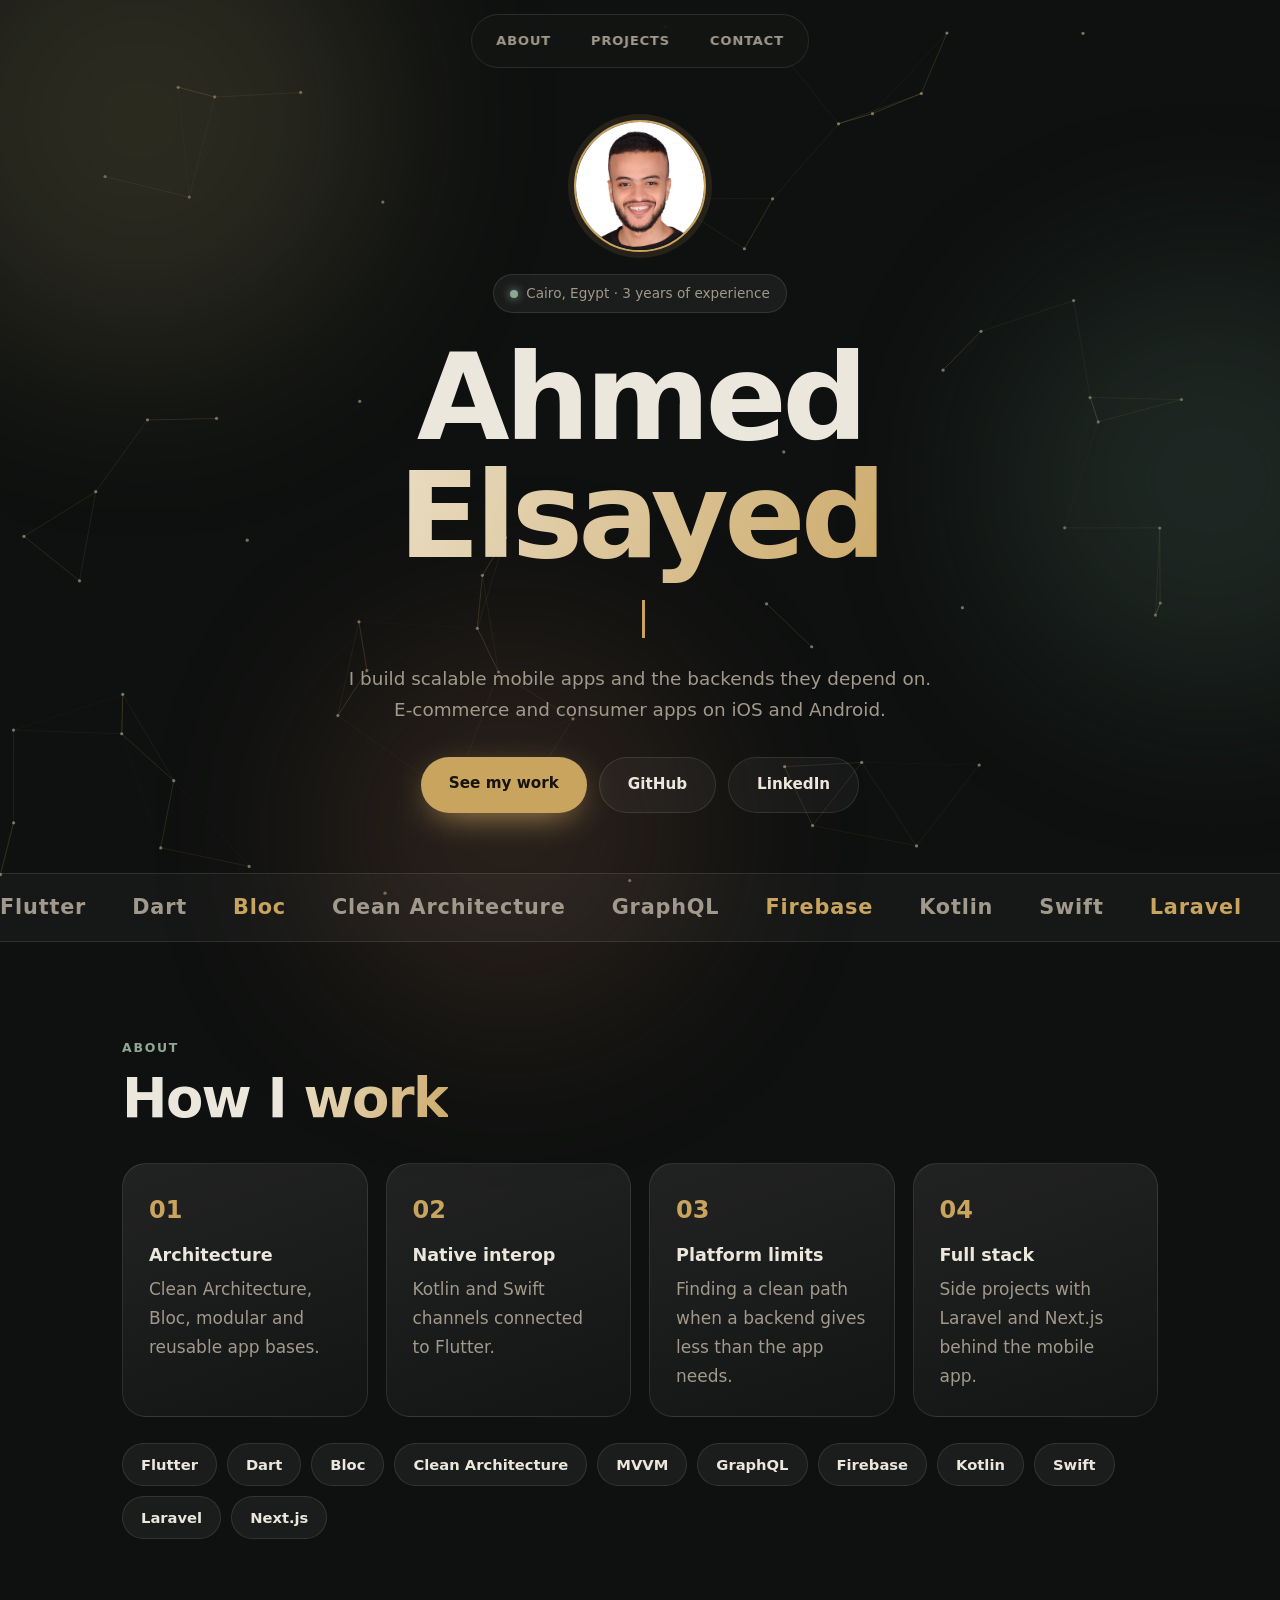
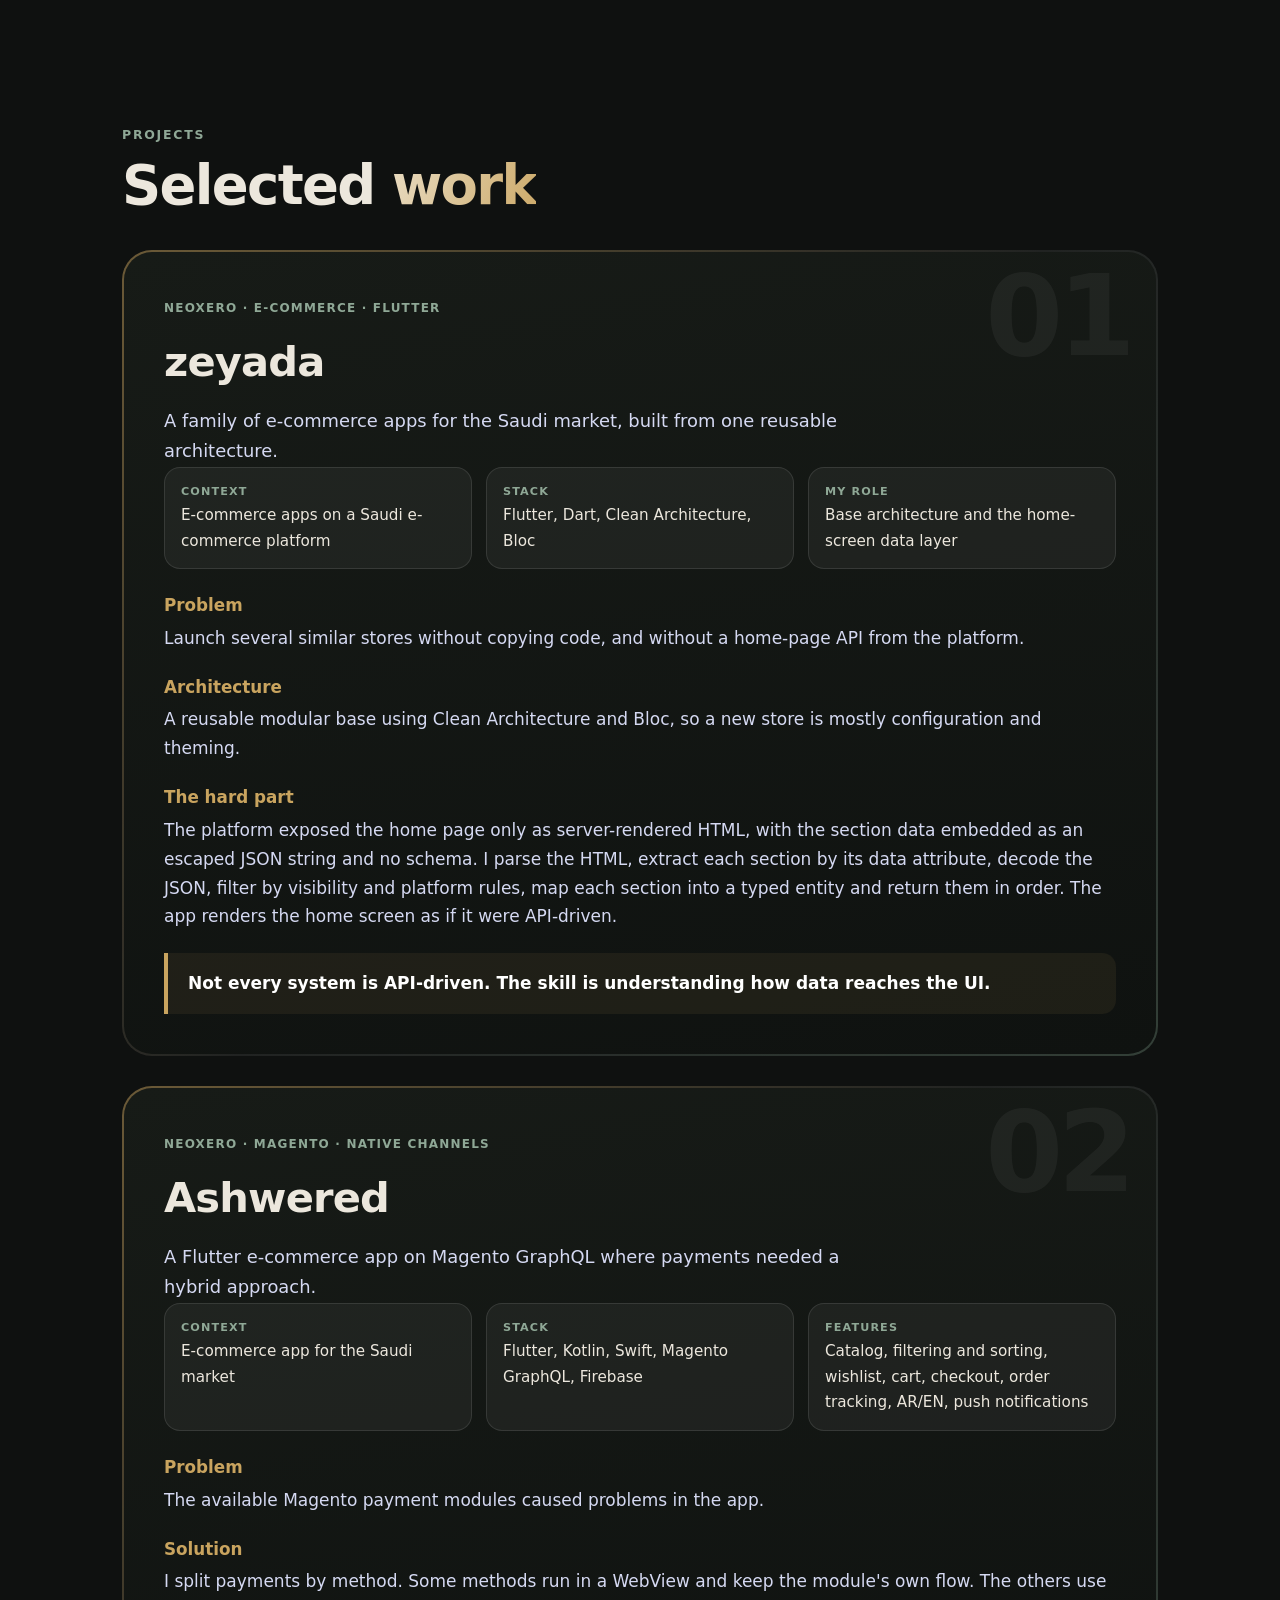
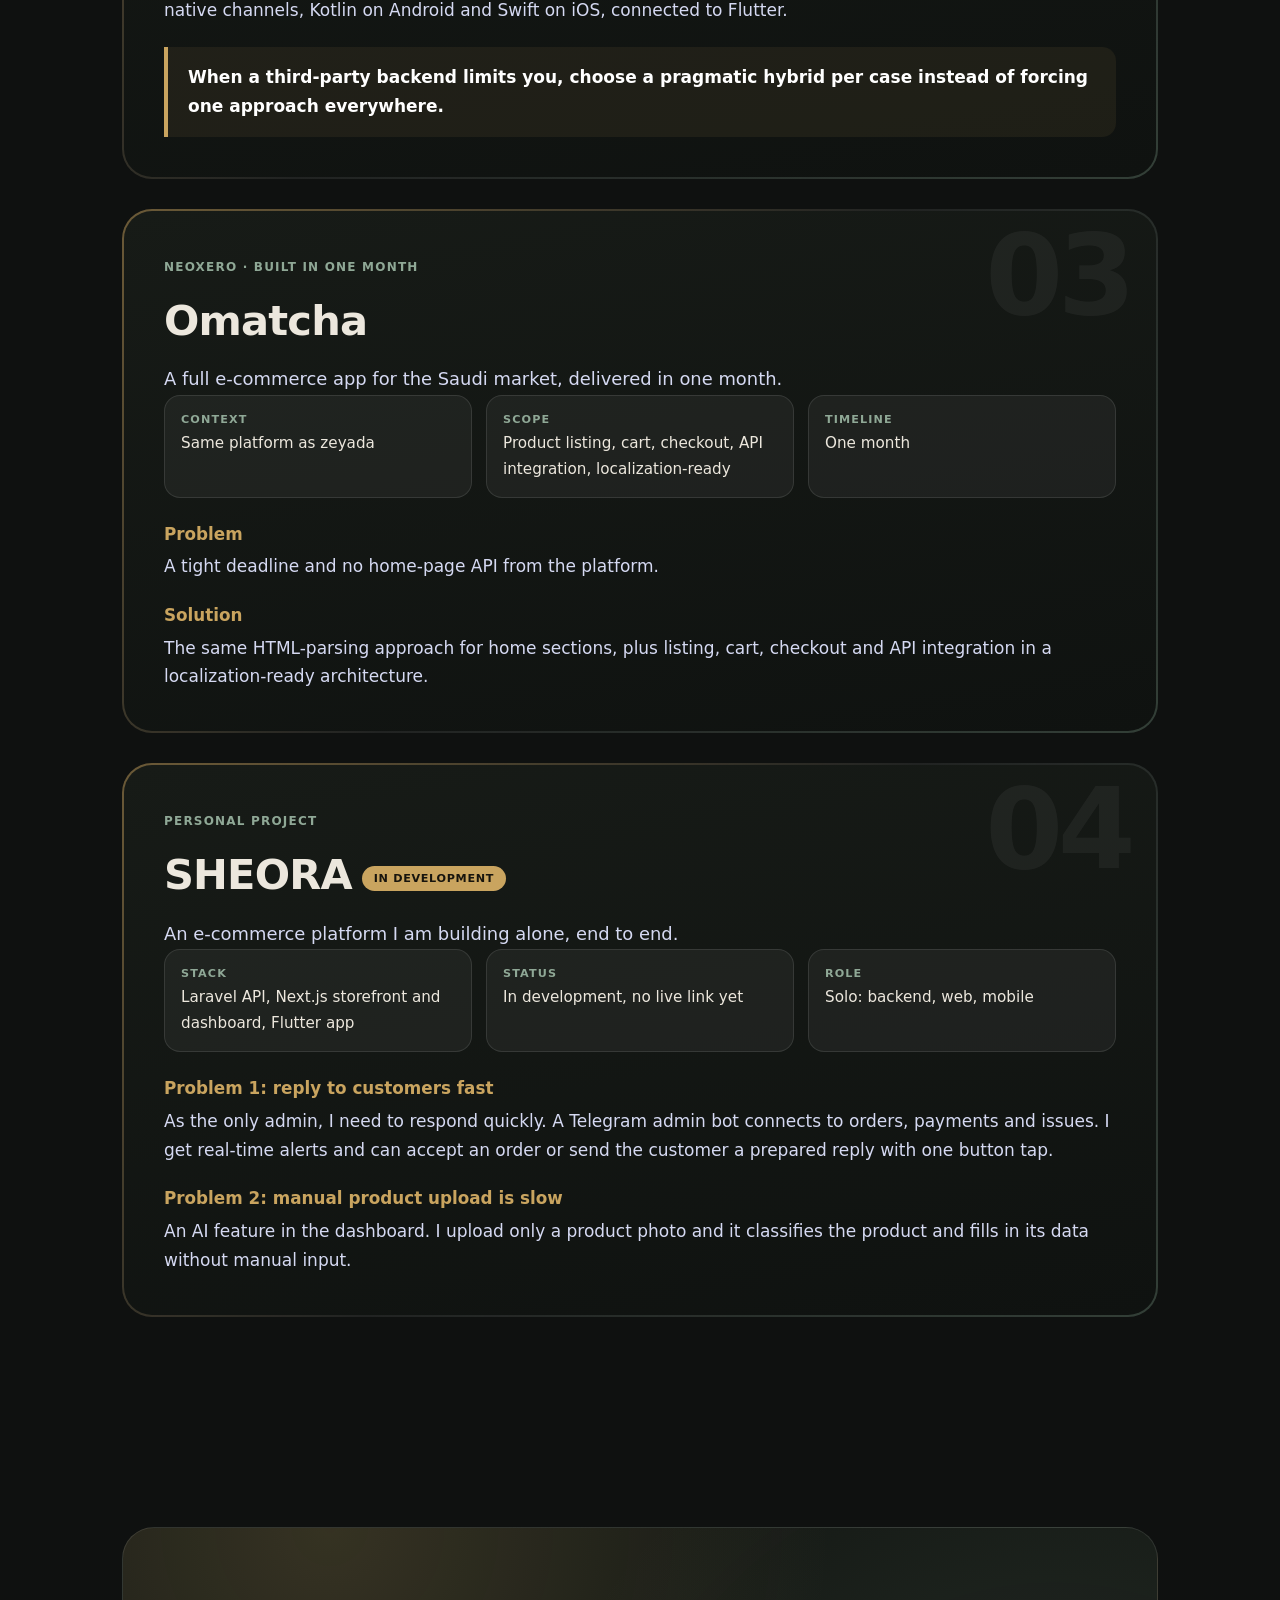
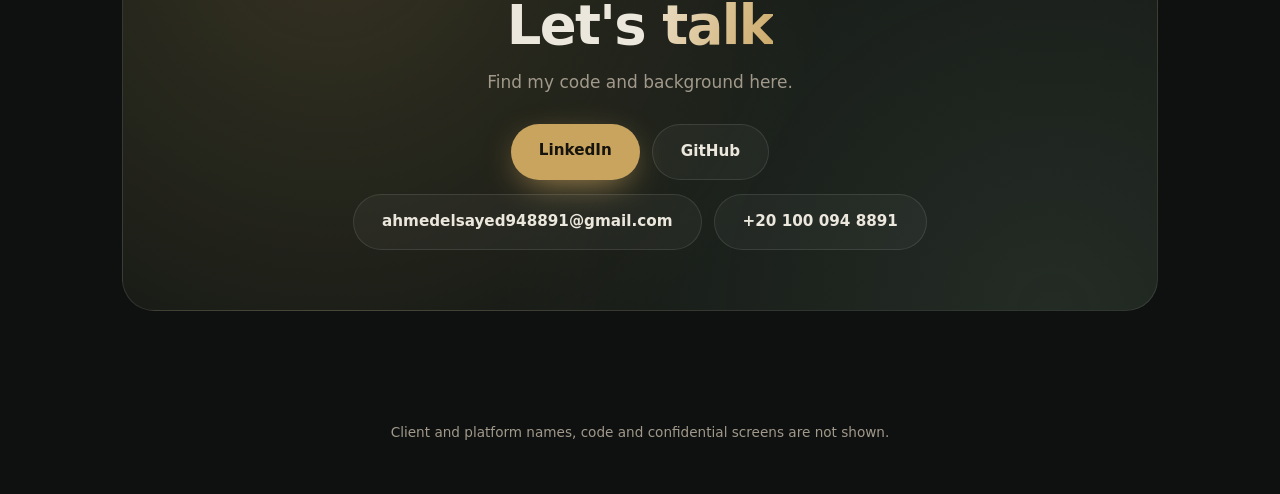
<file: index.html>
<!doctype html><html lang="en"><head><meta charset="utf-8"><meta name="viewport" content="width=device-width,initial-scale=1"><title>Ahmed Elsayed | Flutter Engineer</title><meta name="description" content="Flutter engineer with 3 years of experience building scalable iOS and Android apps and the backends they depend on."><meta name="theme-color" content="#070914"><link rel="stylesheet" href="style.css"></head><body>
<div id="prog"></div><canvas id="bg"></canvas><div class="blob b1"></div><div class="blob b2"></div><div class="blob b3"></div>
<nav class="bar"><a href="#about">About</a><a href="#projects">Projects</a><a href="#contact">Contact</a></nav>
<main><div class="hero"><img class="av" alt="Ahmed Elsayed" width="132" height="132" src="[data-uri]"><span class="badge"><i></i>Cairo, Egypt · 3 years of experience</span><h1>Ahmed<br><span class="grad">Elsayed</span></h1><div class="role"><span></span></div><p class="lead">I build scalable mobile apps and the backends they depend on. E-commerce and consumer apps on iOS and Android.</p><div class="btns"><a class="btn main" href="#projects">See my work</a><a class="btn line" href="https://github.com/a7medelsayed1">GitHub</a><a class="btn line" href="https://www.linkedin.com/in/ahmed-elsayed-046874291">LinkedIn</a></div></div>
<div class="marq"><div class="track"><span>Flutter</span><span>Dart</span><span>Bloc</span><span>Clean Architecture</span><span>GraphQL</span><span>Firebase</span><span>Kotlin</span><span>Swift</span><span>Laravel</span><span>Next.js</span><span>MVVM</span><span>REST</span><span>Flutter</span><span>Dart</span><span>Bloc</span><span>Clean Architecture</span><span>GraphQL</span><span>Firebase</span><span>Kotlin</span><span>Swift</span><span>Laravel</span><span>Next.js</span><span>MVVM</span><span>REST</span></div></div>
<section id="about"><span class="eyebrow">About</span><h2>How I <span class="grad">work</span></h2><div class="grid3"><div class="glass rv"><div class="ic">01</div><b>Architecture</b><p>Clean Architecture, Bloc, modular and reusable app bases.</p></div><div class="glass rv"><div class="ic">02</div><b>Native interop</b><p>Kotlin and Swift channels connected to Flutter.</p></div><div class="glass rv"><div class="ic">03</div><b>Platform limits</b><p>Finding a clean path when a backend gives less than the app needs.</p></div><div class="glass rv"><div class="ic">04</div><b>Full stack</b><p>Side projects with Laravel and Next.js behind the mobile app.</p></div></div><div class="chips rv"><span>Flutter</span><span>Dart</span><span>Bloc</span><span>Clean Architecture</span><span>MVVM</span><span>GraphQL</span><span>Firebase</span><span>Kotlin</span><span>Swift</span><span>Laravel</span><span>Next.js</span></div></section>
<section id="projects"><span class="eyebrow">Projects</span><h2>Selected <span class="grad">work</span></h2><div class="proj rv" id="zeyada"><div class="in"><span class="num">01</span><span class="meta">Neoxero · E-commerce · Flutter</span><h3>zeyada</h3><p class="sum">A family of e-commerce apps for the Saudi market, built from one reusable architecture.</p><div class="facts"><div><b>Context</b>E-commerce apps on a Saudi e-commerce platform</div><div><b>Stack</b>Flutter, Dart, Clean Architecture, Bloc</div><div><b>My role</b>Base architecture and the home-screen data layer</div></div><h4>Problem</h4><p>Launch several similar stores without copying code, and without a home-page API from the platform.</p><h4>Architecture</h4><p>A reusable modular base using Clean Architecture and Bloc, so a new store is mostly configuration and theming.</p><h4>The hard part</h4><p>The platform exposed the home page only as server-rendered HTML, with the section data embedded as an escaped JSON string and no schema. I parse the HTML, extract each section by its data attribute, decode the JSON, filter by visibility and platform rules, map each section into a typed entity and return them in order. The app renders the home screen as if it were API-driven.</p><p class="quote">Not every system is API-driven. The skill is understanding how data reaches the UI.</p></div></div><div class="proj rv" id="ashwered"><div class="in"><span class="num">02</span><span class="meta">Neoxero · Magento · Native channels</span><h3>Ashwered</h3><p class="sum">A Flutter e-commerce app on Magento GraphQL where payments needed a hybrid approach.</p><div class="facts"><div><b>Context</b>E-commerce app for the Saudi market</div><div><b>Stack</b>Flutter, Kotlin, Swift, Magento GraphQL, Firebase</div><div><b>Features</b>Catalog, filtering and sorting, wishlist, cart, checkout, order tracking, AR/EN, push notifications</div></div><h4>Problem</h4><p>The available Magento payment modules caused problems in the app.</p><h4>Solution</h4><p>I split payments by method. Some methods run in a WebView and keep the module's own flow. The others use native channels, Kotlin on Android and Swift on iOS, connected to Flutter.</p><p class="quote">When a third-party backend limits you, choose a pragmatic hybrid per case instead of forcing one approach everywhere.</p></div></div><div class="proj rv" id="omatcha"><div class="in"><span class="num">03</span><span class="meta">Neoxero · Built in one month</span><h3>Omatcha</h3><p class="sum">A full e-commerce app for the Saudi market, delivered in one month.</p><div class="facts"><div><b>Context</b>Same platform as zeyada</div><div><b>Scope</b>Product listing, cart, checkout, API integration, localization-ready</div><div><b>Timeline</b>One month</div></div><h4>Problem</h4><p>A tight deadline and no home-page API from the platform.</p><h4>Solution</h4><p>The same HTML-parsing approach for home sections, plus listing, cart, checkout and API integration in a localization-ready architecture.</p></div></div><div class="proj rv" id="sheora"><div class="in"><span class="num">04</span><span class="meta">Personal project</span><h3>SHEORA<span class="soon">In development</span></h3><p class="sum">An e-commerce platform I am building alone, end to end.</p><div class="facts"><div><b>Stack</b>Laravel API, Next.js storefront and dashboard, Flutter app</div><div><b>Status</b>In development, no live link yet</div><div><b>Role</b>Solo: backend, web, mobile</div></div><h4>Problem 1: reply to customers fast</h4><p>As the only admin, I need to respond quickly. A Telegram admin bot connects to orders, payments and issues. I get real-time alerts and can accept an order or send the customer a prepared reply with one button tap.</p><h4>Problem 2: manual product upload is slow</h4><p>An AI feature in the dashboard. I upload only a product photo and it classifies the product and fills in its data without manual input.</p></div></div></section>
<section id="contact" class="contact"><div class="box rv"><h2>Let's <span class="grad">talk</span></h2><p>Find my code and background here.</p><div class="btns"><a class="btn main" href="https://www.linkedin.com/in/ahmed-elsayed-046874291">LinkedIn</a><a class="btn line" href="https://github.com/a7medelsayed1">GitHub</a></div><div class="btns" style="margin-top:14px"><a class="btn line" href="mailto:ahmedelsayed948891@gmail.com">ahmedelsayed948891@gmail.com</a><a class="btn line" href="tel:+201000948891">+20 100 094 8891</a></div></div></section>
</main><footer>Client and platform names, code and confidential screens are not shown.</footer><script src="app.js"></script></body></html>
</file>
<file: style.css>
:root{--bg:#0f1110;--bg2:#161a17;--ink:#ece7dd;--mute:#a1998b;--v:#7a6a4a;--c:#c9a45f;--p:#a8644a;--o:#c9a45f;--line:rgba(255,255,255,.1)}
*{box-sizing:border-box}html{scroll-behavior:smooth}
body{margin:0;font:17px/1.7 "Segoe UI",system-ui,-apple-system,Roboto,sans-serif;color:var(--ink);background:var(--bg);overflow-x:hidden}
a{color:inherit}
#bg{position:fixed;inset:0;z-index:0;pointer-events:none}
.blob{position:fixed;border-radius:50%;filter:blur(90px);opacity:.35;z-index:0;pointer-events:none;animation:float 18s ease-in-out infinite}
.b1{width:480px;height:480px;background:#5f5a3e;top:-120px;left:-100px}
.b2{width:420px;height:420px;background:#3f5a4d;top:30%;right:-140px;animation-delay:-6s;opacity:.32}
.b3{width:380px;height:380px;background:#6a4636;bottom:-120px;left:25%;animation-delay:-12s;opacity:.3}
@keyframes float{0%,100%{transform:translate(0,0) scale(1)}50%{transform:translate(50px,60px) scale(1.15)}}
#prog{position:fixed;top:0;left:0;height:3px;width:0;background:var(--c);z-index:30}
.bar{position:fixed;top:14px;left:50%;transform:translateX(-50%);z-index:20;display:flex;gap:4px;padding:6px;border-radius:999px;background:rgba(20,23,20,.65);backdrop-filter:blur(14px);-webkit-backdrop-filter:blur(14px);border:1px solid var(--line)}
.bar a{text-decoration:none;font-weight:600;font-size:.82rem;letter-spacing:.06em;text-transform:uppercase;padding:9px 18px;border-radius:999px;color:var(--mute);transition:.25s}
.bar a:hover{color:#17140d;background:var(--c)}
main,footer{position:relative;z-index:1}
.hero{min-height:min(100vh,860px);display:flex;flex-direction:column;justify-content:center;align-items:center;text-align:center;padding:120px 22px 60px}
.badge{display:inline-flex;align-items:center;gap:8px;border:1px solid var(--line);background:rgba(255,255,255,.05);border-radius:999px;padding:7px 16px;font-size:.85rem;color:var(--mute);margin-bottom:26px;animation:up .8s both}
.badge i{width:8px;height:8px;border-radius:50%;background:#8fa896;box-shadow:0 0 10px #8fa896;animation:pulse 2s infinite}
@keyframes pulse{50%{opacity:.4}}
.hero h1{font-size:clamp(3.2rem,11vw,7.5rem);line-height:.98;margin:0;letter-spacing:-.04em;font-weight:800;animation:up .9s .1s both}
.grad{background:linear-gradient(110deg,#e9dcc2,#c9a45f 60%,#b88a4a);background-size:200% auto;-webkit-background-clip:text;background-clip:text;color:transparent;animation:shine 6s linear infinite}
@keyframes shine{to{background-position:200% center}}
.role{font-size:clamp(1.2rem,3.5vw,2rem);font-weight:600;margin:18px 0 8px;min-height:1.6em;animation:up .9s .2s both}
.role span{border-right:3px solid var(--c);padding-right:6px}
.hero p.lead{max-width:600px;color:var(--mute);font-size:1.15rem;margin:8px 0 32px;animation:up .9s .3s both}
.btns{display:flex;gap:12px;flex-wrap:wrap;justify-content:center;animation:up .9s .4s both}
.btn{text-decoration:none;font-weight:700;padding:14px 28px;border-radius:999px;font-size:.95rem;transition:.3s;display:inline-block}
.btn.main{background:var(--c);color:#17140d;box-shadow:0 10px 36px -12px var(--c)}
.btn.main:hover{transform:translateY(-3px);background:#d8b777;box-shadow:0 16px 44px -10px var(--c)}
.btn.line{border:1px solid var(--line);background:rgba(255,255,255,.04)}
.btn.line:hover{border-color:var(--c);transform:translateY(-3px);background:rgba(201,164,95,.1)}
@keyframes up{from{opacity:0;transform:translateY(30px)}to{opacity:1;transform:none}}
.marq{overflow:hidden;border-block:1px solid var(--line);background:rgba(255,255,255,.03);padding:16px 0}
.track{display:flex;gap:46px;width:max-content;animation:marq 28s linear infinite}
.track span{font-weight:800;font-size:1.3rem;letter-spacing:.04em;color:var(--mute);white-space:nowrap}
.track span:nth-child(3n){color:var(--c)}
@keyframes marq{to{transform:translateX(-50%)}}
section{max-width:1080px;margin:0 auto;padding:90px 22px}
.eyebrow{color:#8fa896;font-weight:700;letter-spacing:.14em;text-transform:uppercase;font-size:.78rem}
h2{font-size:clamp(2.1rem,5.5vw,3.4rem);letter-spacing:-.03em;line-height:1.1;margin:8px 0 34px}
.grid3{display:grid;grid-template-columns:repeat(auto-fit,minmax(240px,1fr));gap:18px}
.glass{background:linear-gradient(160deg,rgba(255,255,255,.08),rgba(255,255,255,.02));border:1px solid var(--line);border-radius:24px;padding:26px;transition:.35s;position:relative;overflow:hidden}
.glass:hover{transform:translateY(-6px);border-color:rgba(201,164,95,.5);box-shadow:0 20px 50px -24px #000}
.glass .ic{font-size:1.5rem;font-weight:800;margin-bottom:10px;color:var(--c)}
.glass b{display:block;font-size:1.1rem;margin-bottom:4px}
.glass p{margin:0;color:var(--mute)}
.chips{display:flex;flex-wrap:wrap;gap:10px;margin-top:26px}
.chips span{border:1px solid var(--line);background:rgba(255,255,255,.05);border-radius:999px;padding:8px 18px;font-weight:600;font-size:.92rem;transition:.25s}
.chips span:hover{border-color:var(--c);background:rgba(201,164,95,.12);transform:translateY(-3px)}
.proj{position:relative;border-radius:30px;padding:2px;margin-bottom:30px;background:linear-gradient(135deg,rgba(201,164,95,.5),rgba(255,255,255,.08) 50%,rgba(120,150,130,.35));transition:.4s}
.proj:hover{transform:translateY(-6px);box-shadow:0 30px 70px -34px #000}
.proj .in{background:linear-gradient(170deg,#171b17,#0f1210);border-radius:28px;padding:40px;position:relative;overflow:hidden}
.proj .num{position:absolute;right:26px;top:8px;font-size:7rem;font-weight:800;line-height:1;color:rgba(255,255,255,.05);letter-spacing:-.05em}
.meta{color:#8fa896;font-weight:700;letter-spacing:.1em;text-transform:uppercase;font-size:.75rem}
.proj h3{font-size:clamp(1.9rem,4vw,2.6rem);margin:6px 0 8px;letter-spacing:-.02em}
.sum{color:var(--mute);font-size:1.12rem;margin:0 0 24px;max-width:700px}
.facts{display:grid;grid-template-columns:repeat(auto-fit,minmax(210px,1fr));gap:14px;margin-bottom:22px}
.facts div{background:rgba(255,255,255,.05);border:1px solid var(--line);border-radius:16px;padding:14px 16px;font-size:.95rem}
.facts b{display:block;font-size:.7rem;text-transform:uppercase;letter-spacing:.1em;color:#8fa896;margin-bottom:2px}
.proj h4{margin:20px 0 4px;font-size:1.05rem;color:var(--c)}
.proj p{margin:0;color:#d5d9f2}
.quote{margin-top:22px!important;padding:16px 20px;border-left:4px solid var(--c);background:rgba(201,164,95,.08);border-radius:0 14px 14px 0;font-weight:600;color:#fff!important}
.soon{display:inline-block;background:var(--c);color:#17140d;border-radius:999px;padding:3px 12px;font-size:.7rem;font-weight:800;letter-spacing:.06em;text-transform:uppercase;margin-left:10px;vertical-align:middle}
.contact{text-align:center}
.contact .box{border-radius:32px;padding:60px 24px;background:radial-gradient(circle at 20% 0,rgba(201,164,95,.18),transparent 55%),radial-gradient(circle at 90% 100%,rgba(120,150,130,.15),transparent 55%),#151915;border:1px solid var(--line)}
.contact h2{margin-bottom:12px}.contact p{color:var(--mute);margin:0 0 28px}
footer{text-align:center;color:var(--mute);font-size:.85rem;padding:20px 22px 50px}
.js .rv{opacity:0;transform:translateY(40px);transition:opacity .8s,transform .8s}
.js .rv.on{opacity:1;transform:none}
@media(max-width:640px){.bar a{padding:8px 11px;font-size:.7rem}.proj .in{padding:26px 22px}.proj .num{font-size:4.5rem}section{padding:64px 18px}}
@media(prefers-reduced-motion:reduce){*{animation:none!important;transition:none!important}.js .rv{opacity:1;transform:none}}

.av{width:132px;height:132px;border-radius:50%;object-fit:cover;border:2px solid #c9a45f;box-shadow:0 0 0 6px rgba(201,164,95,.12);margin-bottom:22px;animation:up .8s both}
</file>
